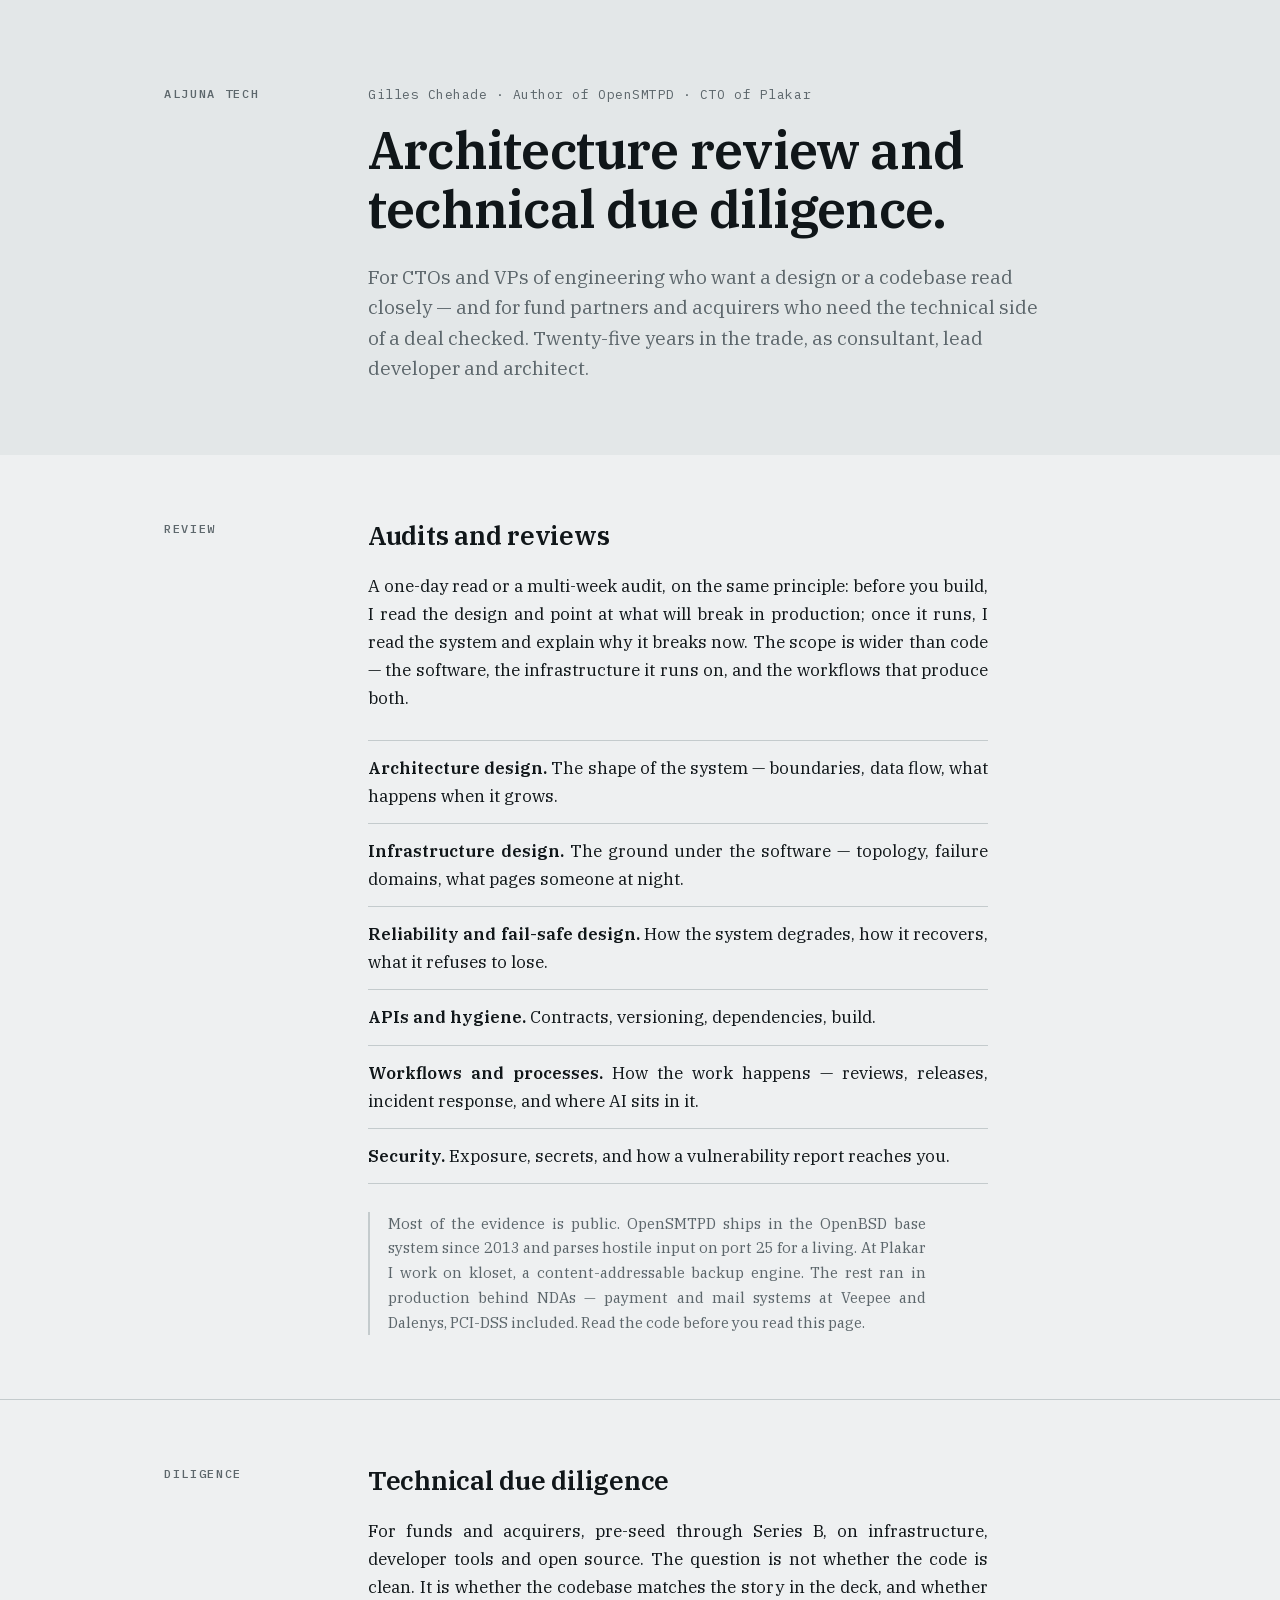
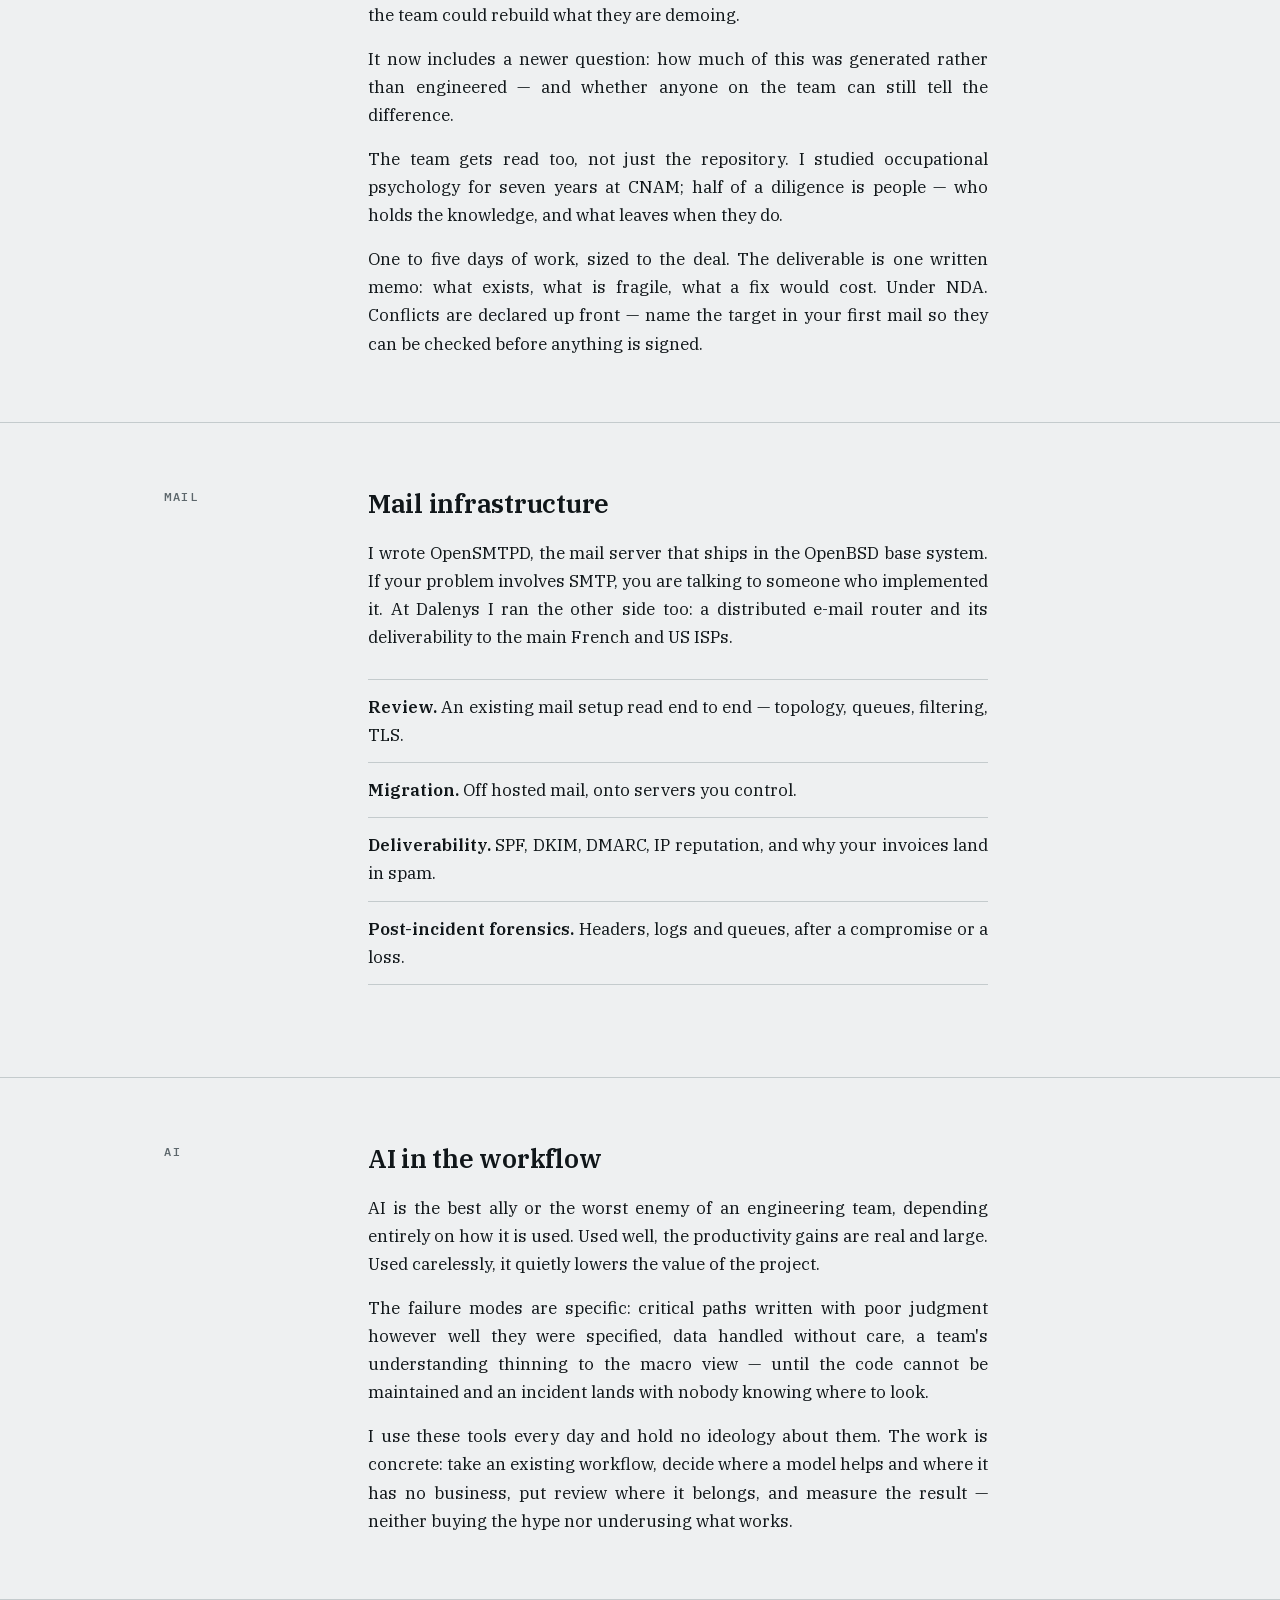
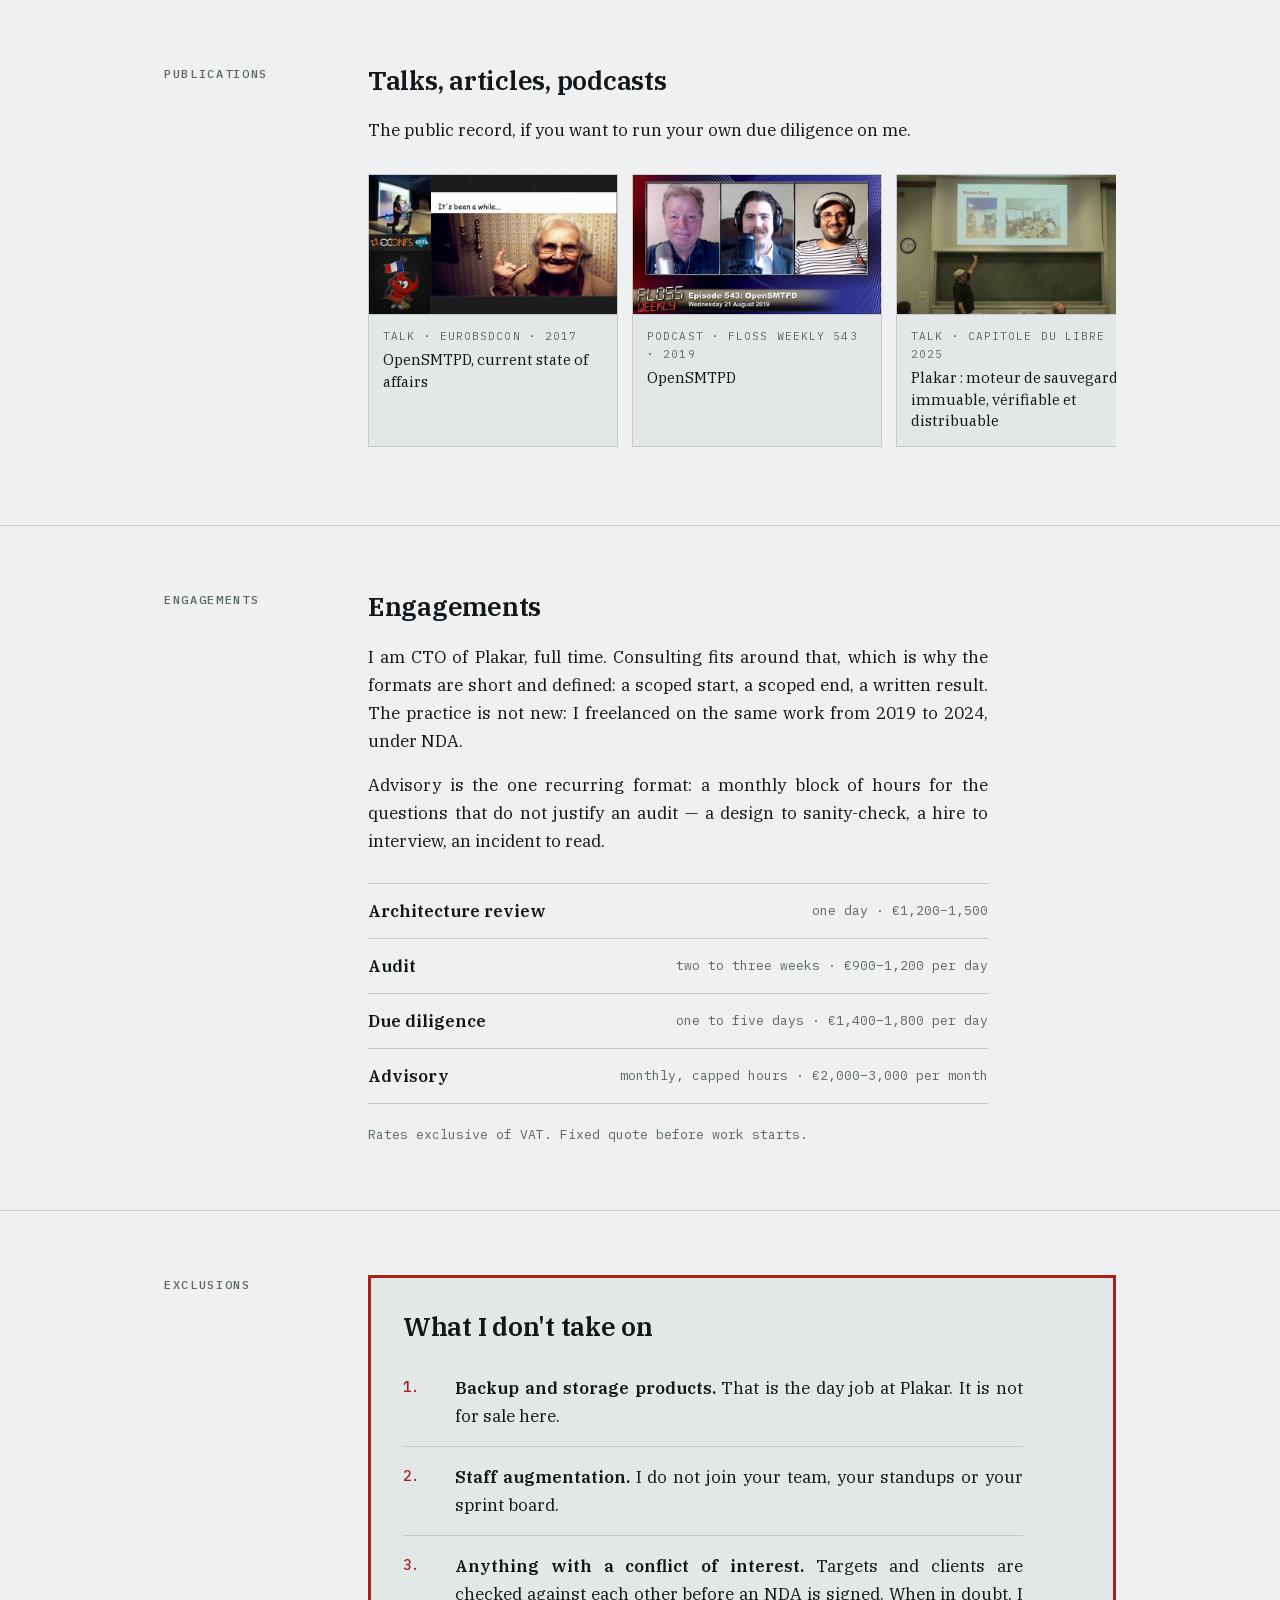
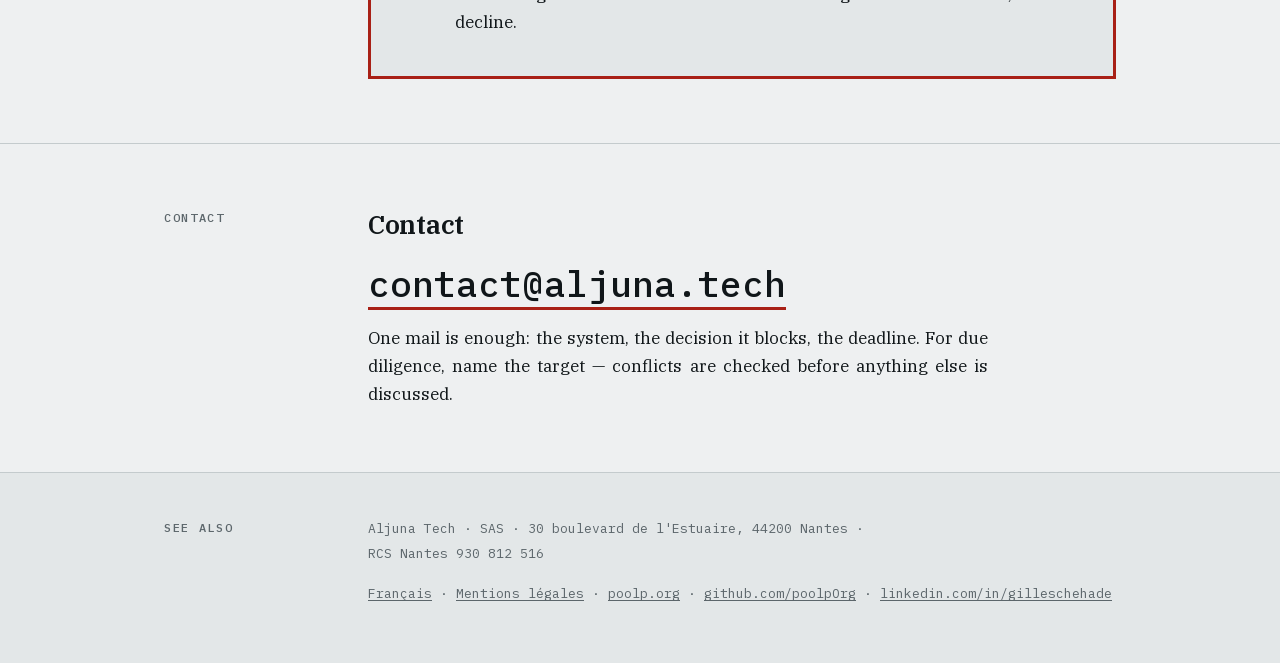
<file: index.html>
<!DOCTYPE html>
<html lang="en">
<head>
  <meta charset="utf-8">
  <meta name="viewport" content="width=device-width, initial-scale=1">
  <title>Aljuna Tech — Architecture review and technical due diligence</title>
  <meta name="description" content="Architecture review, code audits and technical due diligence by Gilles Chehade, author of OpenSMTPD and CTO of Plakar. Aljuna Tech, Nantes.">
  <link rel="canonical" href="https://aljuna.tech/">
  <link rel="alternate" hreflang="en" href="https://aljuna.tech/">
  <link rel="alternate" hreflang="fr" href="https://aljuna.tech/fr.html">
  <link rel="alternate" hreflang="x-default" href="https://aljuna.tech/">
  <link rel="stylesheet" href="style.css">
</head>
<body>
  <a class="skip" href="#main">Skip to content</a>

  <header class="hero">
    <div class="wrap grid">
      <p class="label">Aljuna Tech</p>
      <div class="body">
        <p class="eyebrow rise">Gilles Chehade · Author of OpenSMTPD · CTO of Plakar</p>
        <h1 class="rise rise-2">Architecture review and technical due diligence.</h1>
        <p class="standfirst rise rise-3">For CTOs and VPs of engineering who want a design or a codebase read closely — and for fund partners and acquirers who need the technical side of a deal checked. Twenty-five years in the trade, as consultant, lead developer and architect.</p>
      </div>
    </div>
  </header>

  <main id="main">
    <section class="section" aria-labelledby="review-title">
      <div class="wrap grid">
        <p class="label" aria-hidden="true">Review</p>
        <div class="body">
          <h2 id="review-title">Audits and reviews</h2>
          <p>A one-day read or a multi-week audit, on the same principle: before you build, I read the design and point at what will break in production; once it runs, I read the system and explain why it breaks now. The scope is wider than code — the software, the infrastructure it runs on, and the workflows that produce both.</p>
          <ul class="scope">
            <li><strong>Architecture design.</strong> The shape of the system — boundaries, data flow, what happens when it grows.</li>
            <li><strong>Infrastructure design.</strong> The ground under the software — topology, failure domains, what pages someone at night.</li>
            <li><strong>Reliability and fail-safe design.</strong> How the system degrades, how it recovers, what it refuses to lose.</li>
            <li><strong>APIs and hygiene.</strong> Contracts, versioning, dependencies, build.</li>
            <li><strong>Workflows and processes.</strong> How the work happens — reviews, releases, incident response, and where AI sits in it.</li>
            <li><strong>Security.</strong> Exposure, secrets, and how a vulnerability report reaches you.</li>
          </ul>
          <p class="note">Most of the evidence is public. OpenSMTPD ships in the OpenBSD base system since 2013 and parses hostile input on port 25 for a living. At Plakar I work on kloset, a content-addressable backup engine. The rest ran in production behind NDAs — payment and mail systems at Veepee and Dalenys, PCI-DSS included. Read the code before you read this page.</p>
        </div>
      </div>
    </section>

    <section class="section" aria-labelledby="diligence-title">
      <div class="wrap grid">
        <p class="label" aria-hidden="true">Diligence</p>
        <div class="body">
          <h2 id="diligence-title">Technical due diligence</h2>
          <p>For funds and acquirers, pre-seed through Series B, on infrastructure, developer tools and open source. The question is not whether the code is clean. It is whether the codebase matches the story in the deck, and whether the team could rebuild what they are demoing.</p>
          <p>It now includes a newer question: how much of this was generated rather than engineered — and whether anyone on the team can still tell the difference.</p>
          <p>The team gets read too, not just the repository. I studied occupational psychology for seven years at CNAM; half of a diligence is people — who holds the knowledge, and what leaves when they do.</p>
          <p>One to five days of work, sized to the deal. The deliverable is one written memo: what exists, what is fragile, what a fix would cost. Under NDA. Conflicts are declared up front — name the target in your first mail so they can be checked before anything is signed.</p>
        </div>
      </div>
    </section>

    <section class="section" aria-labelledby="mail-title">
      <div class="wrap grid">
        <p class="label" aria-hidden="true">Mail</p>
        <div class="body">
          <h2 id="mail-title">Mail infrastructure</h2>
          <p>I wrote OpenSMTPD, the mail server that ships in the OpenBSD base system. If your problem involves SMTP, you are talking to someone who implemented it. At Dalenys I ran the other side too: a distributed e-mail router and its deliverability to the main French and US ISPs.</p>
          <ul class="scope">
            <li><strong>Review.</strong> An existing mail setup read end to end — topology, queues, filtering, TLS.</li>
            <li><strong>Migration.</strong> Off hosted mail, onto servers you control.</li>
            <li><strong>Deliverability.</strong> SPF, DKIM, DMARC, IP reputation, and why your invoices land in spam.</li>
            <li><strong>Post-incident forensics.</strong> Headers, logs and queues, after a compromise or a loss.</li>
          </ul>
        </div>
      </div>
    </section>

    <section class="section" aria-labelledby="ai-title">
      <div class="wrap grid">
        <p class="label" aria-hidden="true">AI</p>
        <div class="body">
          <h2 id="ai-title">AI in the workflow</h2>
          <p>AI is the best ally or the worst enemy of an engineering team, depending entirely on how it is used. Used well, the productivity gains are real and large. Used carelessly, it quietly lowers the value of the project.</p>
          <p>The failure modes are specific: critical paths written with poor judgment however well they were specified, data handled without care, a team's understanding thinning to the macro view — until the code cannot be maintained and an incident lands with nobody knowing where to look.</p>
          <p>I use these tools every day and hold no ideology about them. The work is concrete: take an existing workflow, decide where a model helps and where it has no business, put review where it belongs, and measure the result — neither buying the hype nor underusing what works.</p>
        </div>
      </div>
    </section>

    <section class="section" aria-labelledby="pubs-title">
      <div class="wrap grid">
        <p class="label" aria-hidden="true">Publications</p>
        <div class="body">
          <h2 id="pubs-title">Talks, articles, podcasts</h2>
          <p>The public record, if you want to run your own due diligence on me.</p>
          <ul class="carousel">
            <li class="pub">
              <a class="pub-link" href="https://www.youtube.com/watch?v=p0S1bbO-h0k">
                <img class="pub-thumb" src="img/pubs/p0S1bbO-h0k.jpg" alt="" width="640" height="360" loading="lazy">
                <span class="pub-kicker">Talk · EuroBSDCon · 2017</span>
                <span class="pub-title">OpenSMTPD, current state of affairs</span>
              </a>
            </li>
            <li class="pub">
              <a class="pub-link" href="https://www.youtube.com/watch?v=tPjj-RpV3-w">
                <img class="pub-thumb" src="img/pubs/tPjj-RpV3-w.jpg" alt="" width="640" height="360" loading="lazy">
                <span class="pub-kicker">Podcast · FLOSS Weekly 543 · 2019</span>
                <span class="pub-title">OpenSMTPD</span>
              </a>
            </li>
            <li class="pub">
              <a class="pub-link" href="https://www.youtube.com/watch?v=k8_BzwWN-3Y">
                <img class="pub-thumb" src="img/pubs/k8_BzwWN-3Y.jpg" alt="" width="640" height="360" loading="lazy">
                <span class="pub-kicker">Talk · Capitole du Libre · 2025</span>
                <span class="pub-title" lang="fr">Plakar : moteur de sauvegarde immuable, vérifiable et distribuable</span>
              </a>
            </li>
            <li class="pub">
              <a class="pub-link" href="https://www.youtube.com/watch?v=hIRrcLmSsPY">
                <img class="pub-thumb" src="img/pubs/hIRrcLmSsPY.jpg" alt="" width="640" height="360" loading="lazy">
                <span class="pub-kicker">Talk · Golang Nantes · 2026</span>
                <span class="pub-title">Content-defined chunking — lightning talk</span>
              </a>
            </li>
            <li class="pub">
              <a class="pub-link" href="https://www.youtube.com/watch?v=iIDqvY7-x80">
                <img class="pub-thumb" src="img/pubs/iIDqvY7-x80.jpg" alt="" width="640" height="360" loading="lazy">
                <span class="pub-kicker">Talk · Cloud Native Days France · 2026</span>
                <span class="pub-title" lang="fr">La résilience Cloud Native avec la solution open source Plakar</span>
              </a>
            </li>
            <li class="pub">
              <a class="pub-link" href="https://www.youtube.com/watch?v=OPRK5osKQHI">
                <img class="pub-thumb" src="img/pubs/OPRK5osKQHI.jpg" alt="" width="640" height="360" loading="lazy">
                <span class="pub-kicker">Podcast · Bret Fisher · 2026</span>
                <span class="pub-title">Backup S3, Google Drive, iCloud, Notion with Plakar</span>
              </a>
            </li>
            <li class="pub">
              <a class="pub-link" href="https://www.youtube.com/watch?v=Unp40gp3WRs">
                <img class="pub-thumb" src="img/pubs/Unp40gp3WRs.jpg" alt="" width="640" height="360" loading="lazy">
                <span class="pub-kicker">Podcast · À la french · 2026</span>
                <span class="pub-title" lang="fr">Ils ont effacé la prod ! Histoires vécues de backup, rançons et clouds défaillants</span>
              </a>
            </li>
            <li class="pub">
              <a class="pub-link" href="https://www.youtube.com/watch?v=odFMnHACHBI">
                <img class="pub-thumb" src="img/pubs/odFMnHACHBI.jpg" alt="" width="640" height="360" loading="lazy">
                <span class="pub-kicker">Podcast · Certo Modo</span>
                <span class="pub-title">Reliability Rebels — episode 15</span>
              </a>
            </li>
            <li class="pub">
              <a class="pub-link" href="https://poolp.org/posts/2026-08-13/preventive-software-maintenance/">
                <img class="pub-thumb" src="img/pubs/poolp-preventive.jpg" alt="" width="640" height="360" loading="lazy">
                <span class="pub-kicker">Article · poolp.org · 2026</span>
                <span class="pub-title">Preventive software maintenance</span>
              </a>
            </li>
            <li class="pub">
              <a class="pub-link" href="https://connect.ed-diamond.com/misc/misc-135/openbsd-reduire-la-surface-d-attaque-avec-pledge2">
                <img class="pub-thumb" src="img/pubs/misc-135.jpg" alt="" width="640" height="360" loading="lazy">
                <span class="pub-kicker">Print · MISC magazine</span>
                <span class="pub-title" lang="fr">Réduire la surface d'attaque avec pledge(2)</span>
              </a>
            </li>
            <li class="pub">
              <a class="pub-link" href="https://connect.ed-diamond.com/misc/misc-137/securiser-les-cles-privees-avec-la-separation-de-privileges-cryptographiques">
                <img class="pub-thumb" src="img/pubs/misc-137.jpg" alt="" width="640" height="360" loading="lazy">
                <span class="pub-kicker">Print · MISC magazine</span>
                <span class="pub-title" lang="fr">Sécuriser les clés privées avec la séparation de privilèges cryptographiques</span>
              </a>
            </li>
            <li class="pub">
              <a class="pub-link" href="https://connect.ed-diamond.com/misc/misc-145/openbsd-devoiler-son-systeme-de-fichiers-avec-unveil2">
                <img class="pub-thumb" src="img/pubs/misc-145.jpg" alt="" width="640" height="360" loading="lazy">
                <span class="pub-kicker">Print · MISC magazine</span>
                <span class="pub-title" lang="fr">Dévoiler son système de fichiers avec unveil(2)</span>
              </a>
            </li>
          </ul>
        </div>
      </div>
    </section>

    <section class="section" aria-labelledby="engagements-title">
      <div class="wrap grid">
        <p class="label" aria-hidden="true">Engagements</p>
        <div class="body">
          <h2 id="engagements-title">Engagements</h2>
          <p>I am CTO of Plakar, full time. Consulting fits around that, which is why the formats are short and defined: a scoped start, a scoped end, a written result. The practice is not new: I freelanced on the same work from 2019 to 2024, under NDA.</p>
          <p>Advisory is the one recurring format: a monthly block of hours for the questions that do not justify an audit — a design to sanity-check, a hire to interview, an incident to read.</p>
          <ul class="formats">
            <li class="format"><span class="format-name">Architecture review</span> <span class="format-time">one day · €1,200–1,500</span></li>
            <li class="format"><span class="format-name">Audit</span> <span class="format-time">two to three weeks · €900–1,200 per day</span></li>
            <li class="format"><span class="format-name">Due diligence</span> <span class="format-time">one to five days · €1,400–1,800 per day</span></li>
            <li class="format"><span class="format-name">Advisory</span> <span class="format-time">monthly, capped hours · €2,000–3,000 per month</span></li>
          </ul>
          <p class="rates">Rates exclusive of VAT. Fixed quote before work starts.</p>
        </div>
      </div>
    </section>

    <section class="section" aria-labelledby="exclusions-title">
      <div class="wrap grid">
        <p class="label" aria-hidden="true">Exclusions</p>
        <div class="body">
          <div class="exclusions">
            <h2 id="exclusions-title">What I don't take on</h2>
            <ol>
              <li><strong>Backup and storage products.</strong> That is the day job at Plakar. It is not for sale here.</li>
              <li><strong>Staff augmentation.</strong> I do not join your team, your standups or your sprint board.</li>
              <li><strong>Anything with a conflict of interest.</strong> Targets and clients are checked against each other before an NDA is signed. When in doubt, I decline.</li>
            </ol>
          </div>
        </div>
      </div>
    </section>

    <section class="section" aria-labelledby="contact-title">
      <div class="wrap grid">
        <p class="label" aria-hidden="true">Contact</p>
        <div class="body">
          <h2 id="contact-title">Contact</h2>
          <p class="contact-p"><a class="contact-email" href="mailto:contact@aljuna.tech">contact@aljuna.tech</a></p>
          <p>One mail is enough: the system, the decision it blocks, the deadline. For due diligence, name the target — conflicts are checked before anything else is discussed.</p>
        </div>
      </div>
    </section>
  </main>

  <footer>
    <div class="wrap grid">
      <p class="label">See also</p>
      <div class="body">
        <p class="footer-id">Aljuna Tech · SAS · 30 boulevard de l'Estuaire, 44200 Nantes · RCS Nantes 930 812 516</p>
        <ul class="footer-links">
          <li><a href="fr.html" lang="fr" hreflang="fr">Français</a></li>
          <li><a href="legal.html" lang="fr">Mentions légales</a></li>
          <li><a href="https://poolp.org">poolp.org</a></li>
          <li><a href="https://github.com/poolpOrg">github.com/poolpOrg</a></li>
          <li><a href="https://www.linkedin.com/in/gilleschehade">linkedin.com/in/gilleschehade</a></li>
        </ul>
      </div>
    </div>
  </footer>
</body>
</html>
</file>
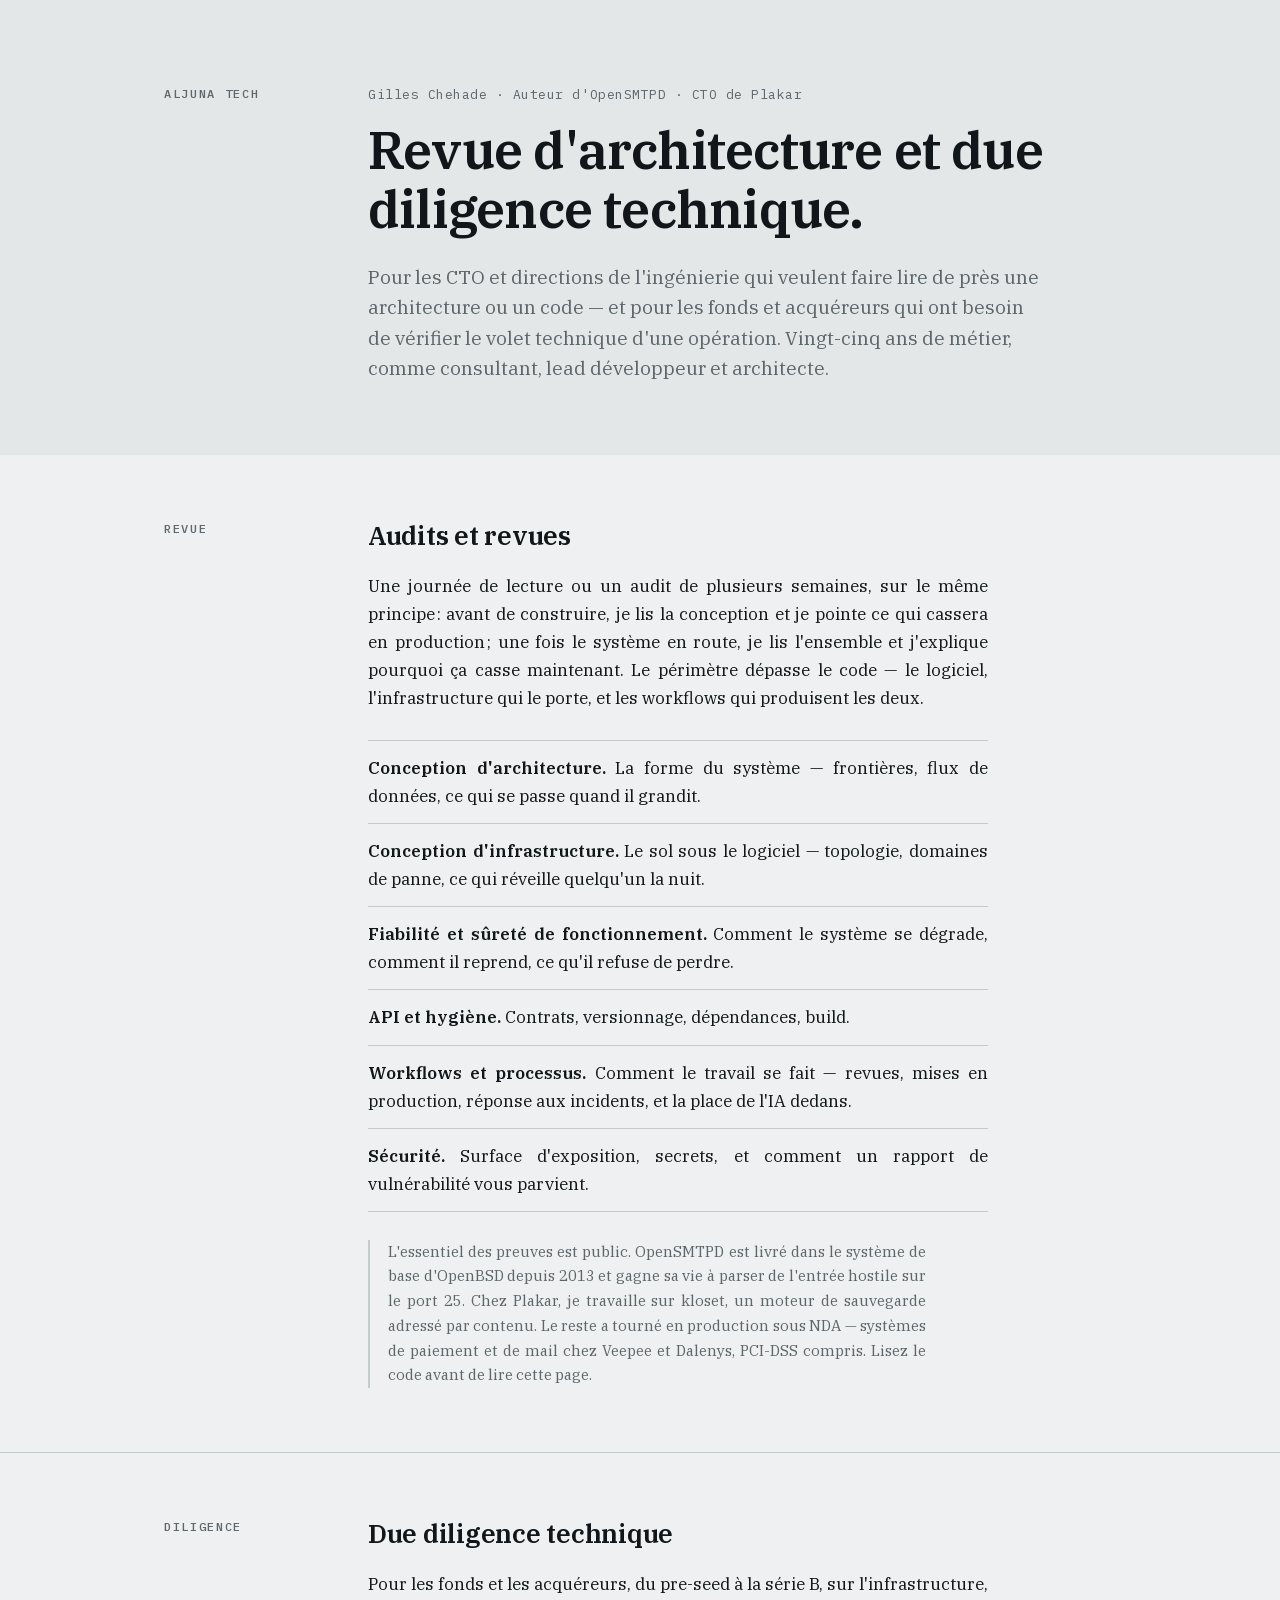
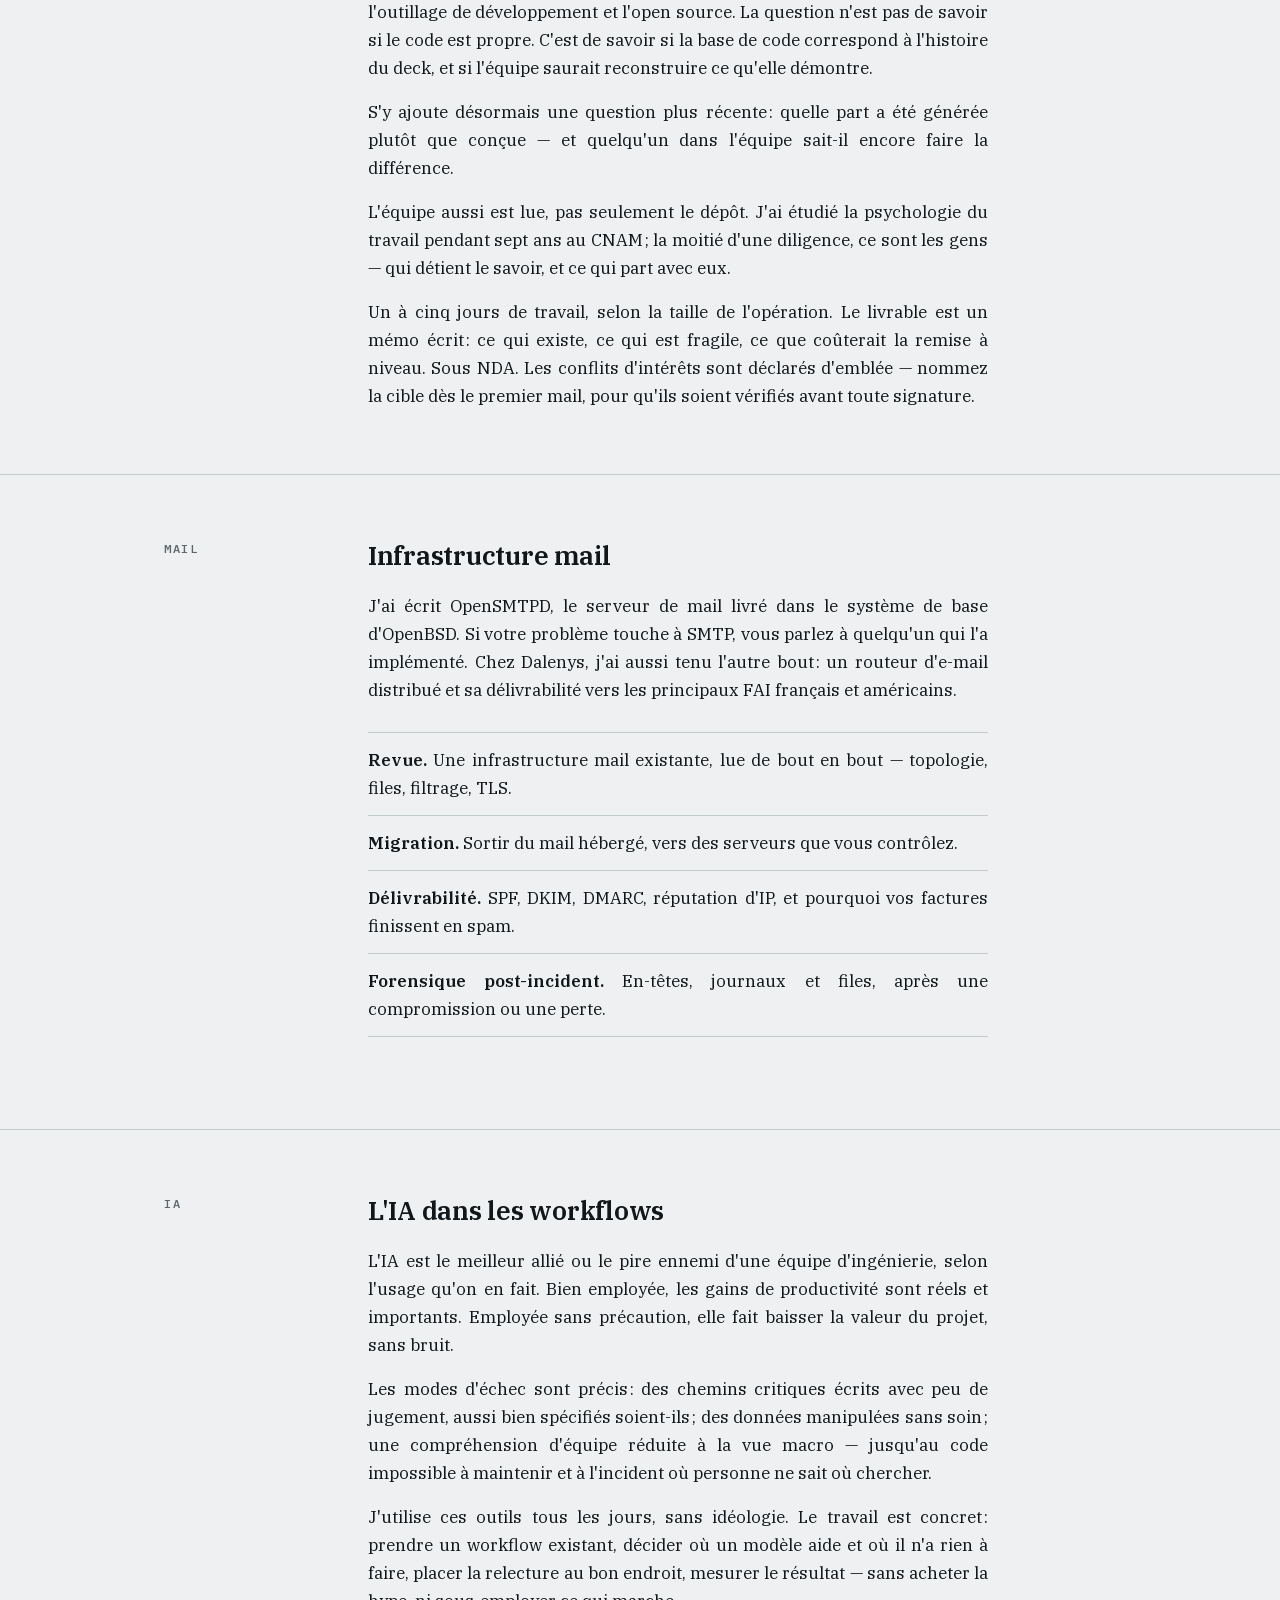
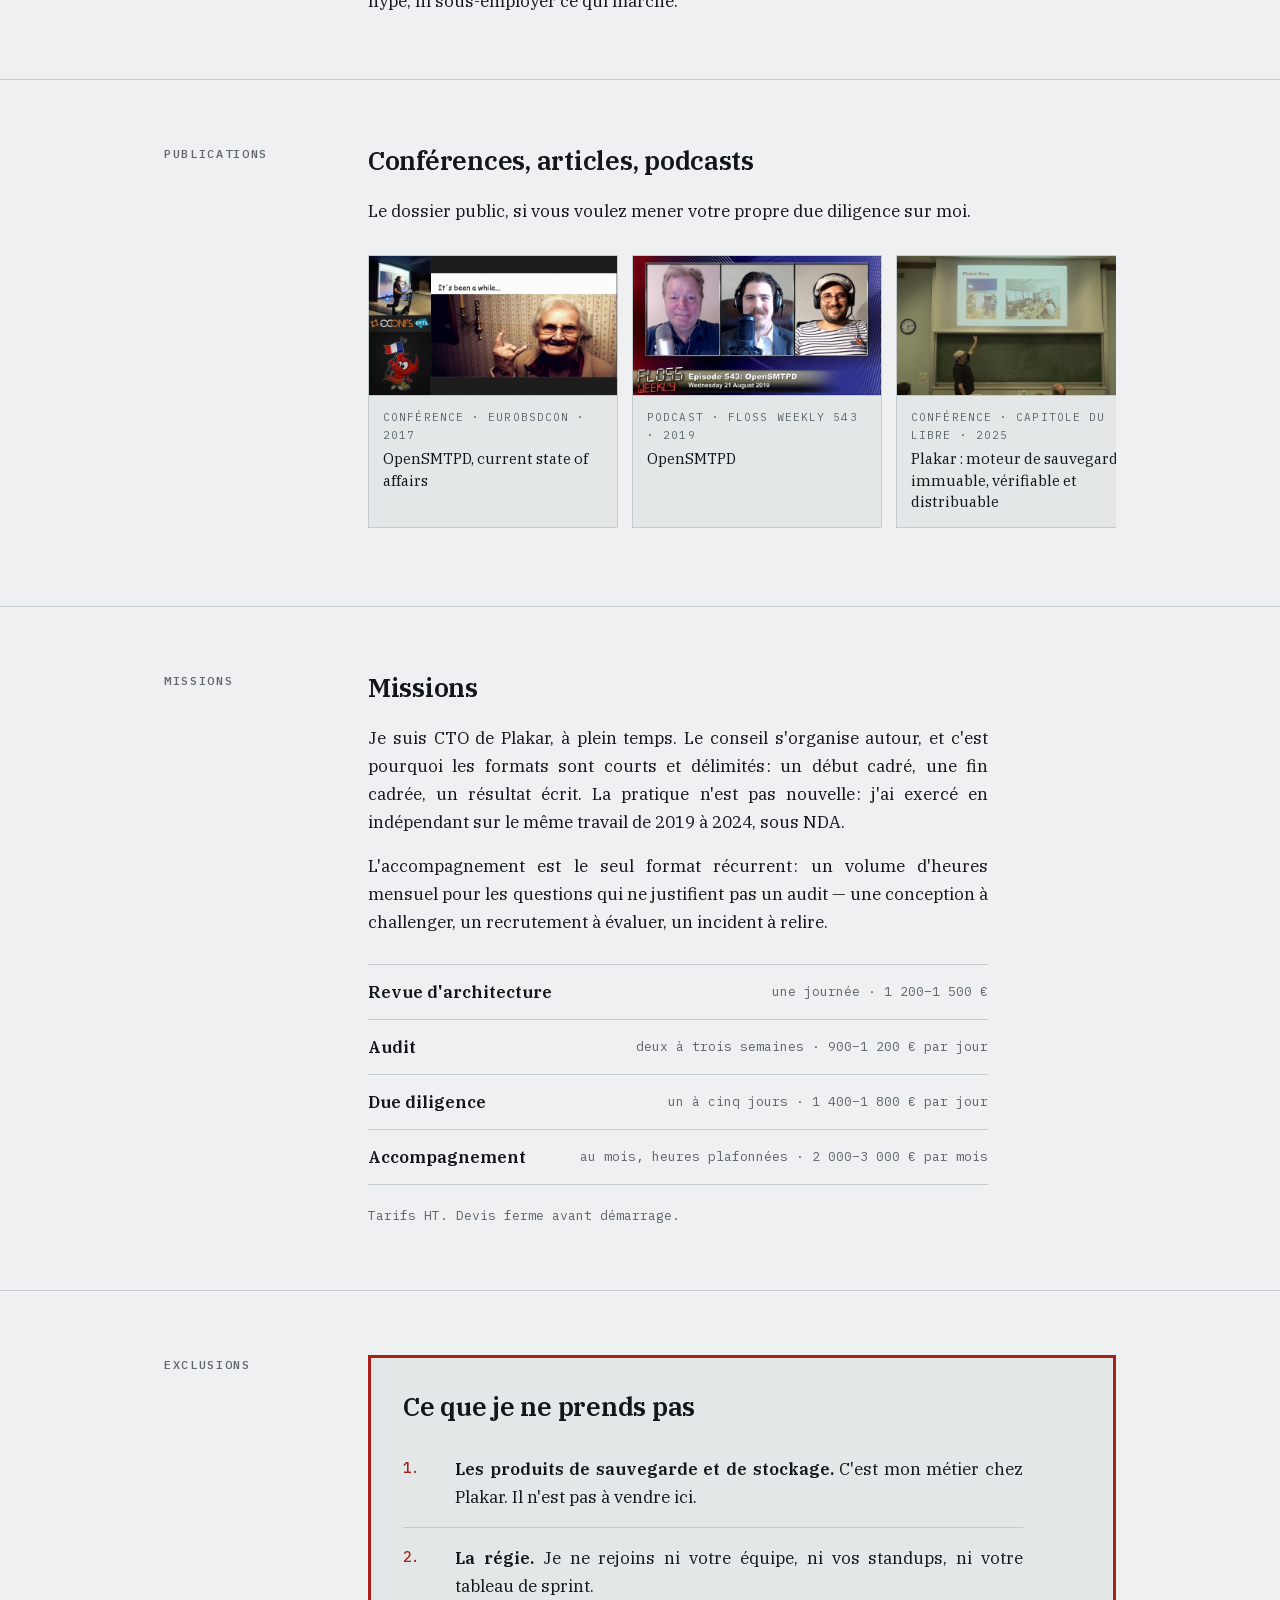
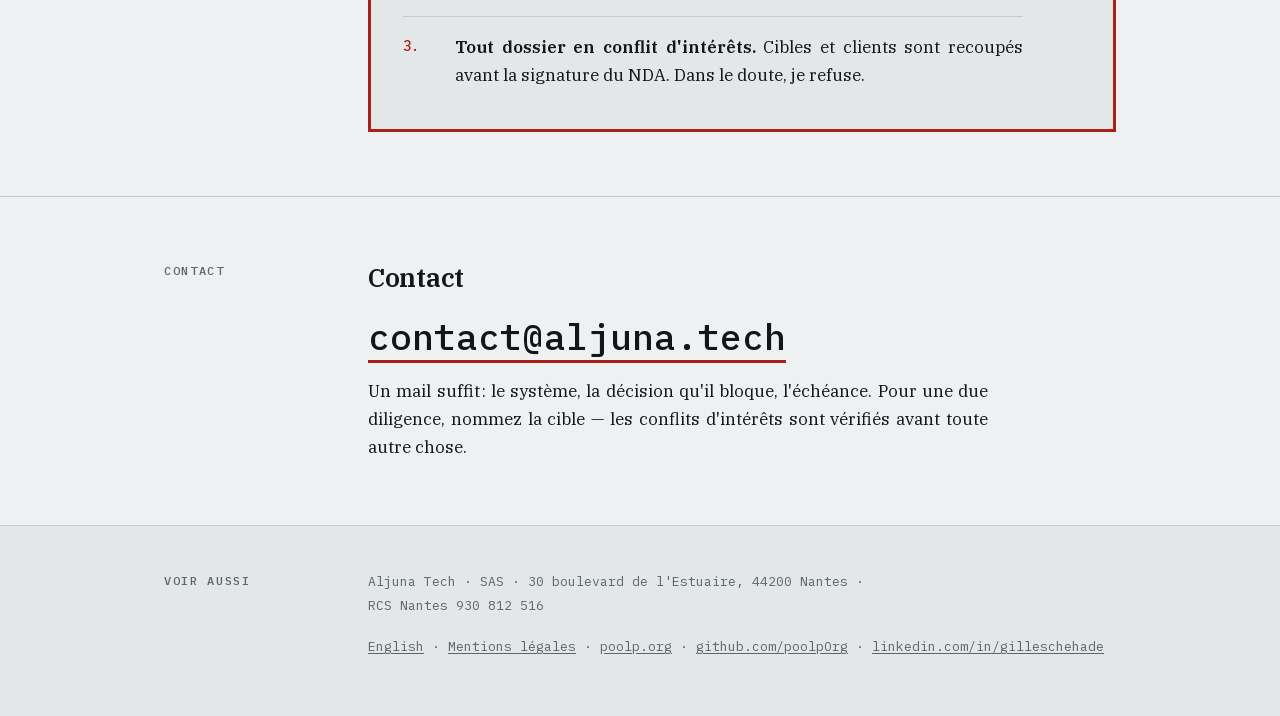
<file: fr.html>
<!DOCTYPE html>
<html lang="fr">
<head>
  <meta charset="utf-8">
  <meta name="viewport" content="width=device-width, initial-scale=1">
  <title>Aljuna Tech — Revue d'architecture et due diligence technique</title>
  <meta name="description" content="Revue d'architecture, audit de code et due diligence technique par Gilles Chehade, auteur d'OpenSMTPD et CTO de Plakar. Aljuna Tech, Nantes.">
  <link rel="canonical" href="https://aljuna.tech/fr.html">
  <link rel="alternate" hreflang="en" href="https://aljuna.tech/">
  <link rel="alternate" hreflang="fr" href="https://aljuna.tech/fr.html">
  <link rel="alternate" hreflang="x-default" href="https://aljuna.tech/">
  <link rel="stylesheet" href="style.css">
</head>
<body>
  <a class="skip" href="#main">Aller au contenu</a>

  <header class="hero">
    <div class="wrap grid">
      <p class="label">Aljuna Tech</p>
      <div class="body">
        <p class="eyebrow rise">Gilles Chehade · Auteur d'OpenSMTPD · CTO de Plakar</p>
        <h1 class="rise rise-2">Revue d'architecture et due diligence technique.</h1>
        <p class="standfirst rise rise-3">Pour les CTO et directions de l'ingénierie qui veulent faire lire de près une architecture ou un code — et pour les fonds et acquéreurs qui ont besoin de vérifier le volet technique d'une opération. Vingt-cinq ans de métier, comme consultant, lead développeur et architecte.</p>
      </div>
    </div>
  </header>

  <main id="main">
    <section class="section" aria-labelledby="review-title">
      <div class="wrap grid">
        <p class="label" aria-hidden="true">Revue</p>
        <div class="body">
          <h2 id="review-title">Audits et revues</h2>
          <p>Une journée de lecture ou un audit de plusieurs semaines, sur le même principe : avant de construire, je lis la conception et je pointe ce qui cassera en production ; une fois le système en route, je lis l'ensemble et j'explique pourquoi ça casse maintenant. Le périmètre dépasse le code — le logiciel, l'infrastructure qui le porte, et les workflows qui produisent les deux.</p>
          <ul class="scope">
            <li><strong>Conception d'architecture.</strong> La forme du système — frontières, flux de données, ce qui se passe quand il grandit.</li>
            <li><strong>Conception d'infrastructure.</strong> Le sol sous le logiciel — topologie, domaines de panne, ce qui réveille quelqu'un la nuit.</li>
            <li><strong>Fiabilité et sûreté de fonctionnement.</strong> Comment le système se dégrade, comment il reprend, ce qu'il refuse de perdre.</li>
            <li><strong>API et hygiène.</strong> Contrats, versionnage, dépendances, build.</li>
            <li><strong>Workflows et processus.</strong> Comment le travail se fait — revues, mises en production, réponse aux incidents, et la place de l'IA dedans.</li>
            <li><strong>Sécurité.</strong> Surface d'exposition, secrets, et comment un rapport de vulnérabilité vous parvient.</li>
          </ul>
          <p class="note">L'essentiel des preuves est public. OpenSMTPD est livré dans le système de base d'OpenBSD depuis 2013 et gagne sa vie à parser de l'entrée hostile sur le port 25. Chez Plakar, je travaille sur kloset, un moteur de sauvegarde adressé par contenu. Le reste a tourné en production sous NDA — systèmes de paiement et de mail chez Veepee et Dalenys, PCI-DSS compris. Lisez le code avant de lire cette page.</p>
        </div>
      </div>
    </section>

    <section class="section" aria-labelledby="diligence-title">
      <div class="wrap grid">
        <p class="label" aria-hidden="true">Diligence</p>
        <div class="body">
          <h2 id="diligence-title">Due diligence technique</h2>
          <p>Pour les fonds et les acquéreurs, du pre-seed à la série B, sur l'infrastructure, l'outillage de développement et l'open source. La question n'est pas de savoir si le code est propre. C'est de savoir si la base de code correspond à l'histoire du deck, et si l'équipe saurait reconstruire ce qu'elle démontre.</p>
          <p>S'y ajoute désormais une question plus récente : quelle part a été générée plutôt que conçue — et quelqu'un dans l'équipe sait-il encore faire la différence.</p>
          <p>L'équipe aussi est lue, pas seulement le dépôt. J'ai étudié la psychologie du travail pendant sept ans au CNAM ; la moitié d'une diligence, ce sont les gens — qui détient le savoir, et ce qui part avec eux.</p>
          <p>Un à cinq jours de travail, selon la taille de l'opération. Le livrable est un mémo écrit : ce qui existe, ce qui est fragile, ce que coûterait la remise à niveau. Sous NDA. Les conflits d'intérêts sont déclarés d'emblée — nommez la cible dès le premier mail, pour qu'ils soient vérifiés avant toute signature.</p>
        </div>
      </div>
    </section>

    <section class="section" aria-labelledby="mail-title">
      <div class="wrap grid">
        <p class="label" aria-hidden="true">Mail</p>
        <div class="body">
          <h2 id="mail-title">Infrastructure mail</h2>
          <p>J'ai écrit OpenSMTPD, le serveur de mail livré dans le système de base d'OpenBSD. Si votre problème touche à SMTP, vous parlez à quelqu'un qui l'a implémenté. Chez Dalenys, j'ai aussi tenu l'autre bout : un routeur d'e-mail distribué et sa délivrabilité vers les principaux FAI français et américains.</p>
          <ul class="scope">
            <li><strong>Revue.</strong> Une infrastructure mail existante, lue de bout en bout — topologie, files, filtrage, TLS.</li>
            <li><strong>Migration.</strong> Sortir du mail hébergé, vers des serveurs que vous contrôlez.</li>
            <li><strong>Délivrabilité.</strong> SPF, DKIM, DMARC, réputation d'IP, et pourquoi vos factures finissent en spam.</li>
            <li><strong>Forensique post-incident.</strong> En-têtes, journaux et files, après une compromission ou une perte.</li>
          </ul>
        </div>
      </div>
    </section>

    <section class="section" aria-labelledby="ai-title">
      <div class="wrap grid">
        <p class="label" aria-hidden="true">IA</p>
        <div class="body">
          <h2 id="ai-title">L'IA dans les workflows</h2>
          <p>L'IA est le meilleur allié ou le pire ennemi d'une équipe d'ingénierie, selon l'usage qu'on en fait. Bien employée, les gains de productivité sont réels et importants. Employée sans précaution, elle fait baisser la valeur du projet, sans bruit.</p>
          <p>Les modes d'échec sont précis : des chemins critiques écrits avec peu de jugement, aussi bien spécifiés soient-ils ; des données manipulées sans soin ; une compréhension d'équipe réduite à la vue macro — jusqu'au code impossible à maintenir et à l'incident où personne ne sait où chercher.</p>
          <p>J'utilise ces outils tous les jours, sans idéologie. Le travail est concret : prendre un workflow existant, décider où un modèle aide et où il n'a rien à faire, placer la relecture au bon endroit, mesurer le résultat — sans acheter la hype, ni sous-employer ce qui marche.</p>
        </div>
      </div>
    </section>

    <section class="section" aria-labelledby="pubs-title">
      <div class="wrap grid">
        <p class="label" aria-hidden="true">Publications</p>
        <div class="body">
          <h2 id="pubs-title">Conférences, articles, podcasts</h2>
          <p>Le dossier public, si vous voulez mener votre propre due diligence sur moi.</p>
          <ul class="carousel">
            <li class="pub">
              <a class="pub-link" href="https://www.youtube.com/watch?v=p0S1bbO-h0k">
                <img class="pub-thumb" src="img/pubs/p0S1bbO-h0k.jpg" alt="" width="640" height="360" loading="lazy">
                <span class="pub-kicker">Conférence · EuroBSDCon · 2017</span>
                <span class="pub-title" lang="en">OpenSMTPD, current state of affairs</span>
              </a>
            </li>
            <li class="pub">
              <a class="pub-link" href="https://www.youtube.com/watch?v=tPjj-RpV3-w">
                <img class="pub-thumb" src="img/pubs/tPjj-RpV3-w.jpg" alt="" width="640" height="360" loading="lazy">
                <span class="pub-kicker">Podcast · FLOSS Weekly 543 · 2019</span>
                <span class="pub-title">OpenSMTPD</span>
              </a>
            </li>
            <li class="pub">
              <a class="pub-link" href="https://www.youtube.com/watch?v=k8_BzwWN-3Y">
                <img class="pub-thumb" src="img/pubs/k8_BzwWN-3Y.jpg" alt="" width="640" height="360" loading="lazy">
                <span class="pub-kicker">Conférence · Capitole du Libre · 2025</span>
                <span class="pub-title">Plakar : moteur de sauvegarde immuable, vérifiable et distribuable</span>
              </a>
            </li>
            <li class="pub">
              <a class="pub-link" href="https://www.youtube.com/watch?v=hIRrcLmSsPY">
                <img class="pub-thumb" src="img/pubs/hIRrcLmSsPY.jpg" alt="" width="640" height="360" loading="lazy">
                <span class="pub-kicker">Conférence · Golang Nantes · 2026</span>
                <span class="pub-title" lang="en">Content-defined chunking — lightning talk</span>
              </a>
            </li>
            <li class="pub">
              <a class="pub-link" href="https://www.youtube.com/watch?v=iIDqvY7-x80">
                <img class="pub-thumb" src="img/pubs/iIDqvY7-x80.jpg" alt="" width="640" height="360" loading="lazy">
                <span class="pub-kicker">Conférence · Cloud Native Days France · 2026</span>
                <span class="pub-title">La résilience Cloud Native avec la solution open source Plakar</span>
              </a>
            </li>
            <li class="pub">
              <a class="pub-link" href="https://www.youtube.com/watch?v=OPRK5osKQHI">
                <img class="pub-thumb" src="img/pubs/OPRK5osKQHI.jpg" alt="" width="640" height="360" loading="lazy">
                <span class="pub-kicker">Podcast · Bret Fisher · 2026</span>
                <span class="pub-title" lang="en">Backup S3, Google Drive, iCloud, Notion with Plakar</span>
              </a>
            </li>
            <li class="pub">
              <a class="pub-link" href="https://www.youtube.com/watch?v=Unp40gp3WRs">
                <img class="pub-thumb" src="img/pubs/Unp40gp3WRs.jpg" alt="" width="640" height="360" loading="lazy">
                <span class="pub-kicker">Podcast · À la french · 2026</span>
                <span class="pub-title">Ils ont effacé la prod ! Histoires vécues de backup, rançons et clouds défaillants</span>
              </a>
            </li>
            <li class="pub">
              <a class="pub-link" href="https://www.youtube.com/watch?v=odFMnHACHBI">
                <img class="pub-thumb" src="img/pubs/odFMnHACHBI.jpg" alt="" width="640" height="360" loading="lazy">
                <span class="pub-kicker">Podcast · Certo Modo</span>
                <span class="pub-title" lang="en">Reliability Rebels — episode 15</span>
              </a>
            </li>
            <li class="pub">
              <a class="pub-link" href="https://poolp.org/posts/2026-08-13/preventive-software-maintenance/">
                <img class="pub-thumb" src="img/pubs/poolp-preventive.jpg" alt="" width="640" height="360" loading="lazy">
                <span class="pub-kicker">Article · poolp.org · 2026</span>
                <span class="pub-title" lang="en">Preventive software maintenance</span>
              </a>
            </li>
            <li class="pub">
              <a class="pub-link" href="https://connect.ed-diamond.com/misc/misc-135/openbsd-reduire-la-surface-d-attaque-avec-pledge2">
                <img class="pub-thumb" src="img/pubs/misc-135.jpg" alt="" width="640" height="360" loading="lazy">
                <span class="pub-kicker">Presse · MISC magazine</span>
                <span class="pub-title">Réduire la surface d'attaque avec pledge(2)</span>
              </a>
            </li>
            <li class="pub">
              <a class="pub-link" href="https://connect.ed-diamond.com/misc/misc-137/securiser-les-cles-privees-avec-la-separation-de-privileges-cryptographiques">
                <img class="pub-thumb" src="img/pubs/misc-137.jpg" alt="" width="640" height="360" loading="lazy">
                <span class="pub-kicker">Presse · MISC magazine</span>
                <span class="pub-title">Sécuriser les clés privées avec la séparation de privilèges cryptographiques</span>
              </a>
            </li>
            <li class="pub">
              <a class="pub-link" href="https://connect.ed-diamond.com/misc/misc-145/openbsd-devoiler-son-systeme-de-fichiers-avec-unveil2">
                <img class="pub-thumb" src="img/pubs/misc-145.jpg" alt="" width="640" height="360" loading="lazy">
                <span class="pub-kicker">Presse · MISC magazine</span>
                <span class="pub-title">Dévoiler son système de fichiers avec unveil(2)</span>
              </a>
            </li>
          </ul>
        </div>
      </div>
    </section>

    <section class="section" aria-labelledby="engagements-title">
      <div class="wrap grid">
        <p class="label" aria-hidden="true">Missions</p>
        <div class="body">
          <h2 id="engagements-title">Missions</h2>
          <p>Je suis CTO de Plakar, à plein temps. Le conseil s'organise autour, et c'est pourquoi les formats sont courts et délimités : un début cadré, une fin cadrée, un résultat écrit. La pratique n'est pas nouvelle : j'ai exercé en indépendant sur le même travail de 2019 à 2024, sous NDA.</p>
          <p>L'accompagnement est le seul format récurrent : un volume d'heures mensuel pour les questions qui ne justifient pas un audit — une conception à challenger, un recrutement à évaluer, un incident à relire.</p>
          <ul class="formats">
            <li class="format"><span class="format-name">Revue d'architecture</span> <span class="format-time">une journée · 1 200–1 500 €</span></li>
            <li class="format"><span class="format-name">Audit</span> <span class="format-time">deux à trois semaines · 900–1 200 € par jour</span></li>
            <li class="format"><span class="format-name">Due diligence</span> <span class="format-time">un à cinq jours · 1 400–1 800 € par jour</span></li>
            <li class="format"><span class="format-name">Accompagnement</span> <span class="format-time">au mois, heures plafonnées · 2 000–3 000 € par mois</span></li>
          </ul>
          <p class="rates">Tarifs HT. Devis ferme avant démarrage.</p>
        </div>
      </div>
    </section>

    <section class="section" aria-labelledby="exclusions-title">
      <div class="wrap grid">
        <p class="label" aria-hidden="true">Exclusions</p>
        <div class="body">
          <div class="exclusions">
            <h2 id="exclusions-title">Ce que je ne prends pas</h2>
            <ol>
              <li><strong>Les produits de sauvegarde et de stockage.</strong> C'est mon métier chez Plakar. Il n'est pas à vendre ici.</li>
              <li><strong>La régie.</strong> Je ne rejoins ni votre équipe, ni vos standups, ni votre tableau de sprint.</li>
              <li><strong>Tout dossier en conflit d'intérêts.</strong> Cibles et clients sont recoupés avant la signature du NDA. Dans le doute, je refuse.</li>
            </ol>
          </div>
        </div>
      </div>
    </section>

    <section class="section" aria-labelledby="contact-title">
      <div class="wrap grid">
        <p class="label" aria-hidden="true">Contact</p>
        <div class="body">
          <h2 id="contact-title">Contact</h2>
          <p class="contact-p"><a class="contact-email" href="mailto:contact@aljuna.tech">contact@aljuna.tech</a></p>
          <p>Un mail suffit : le système, la décision qu'il bloque, l'échéance. Pour une due diligence, nommez la cible — les conflits d'intérêts sont vérifiés avant toute autre chose.</p>
        </div>
      </div>
    </section>
  </main>

  <footer>
    <div class="wrap grid">
      <p class="label">Voir aussi</p>
      <div class="body">
        <p class="footer-id">Aljuna Tech · SAS · 30 boulevard de l'Estuaire, 44200 Nantes · RCS Nantes 930 812 516</p>
        <ul class="footer-links">
          <li><a href="index.html" lang="en" hreflang="en">English</a></li>
          <li><a href="legal.html">Mentions légales</a></li>
          <li><a href="https://poolp.org">poolp.org</a></li>
          <li><a href="https://github.com/poolpOrg">github.com/poolpOrg</a></li>
          <li><a href="https://www.linkedin.com/in/gilleschehade">linkedin.com/in/gilleschehade</a></li>
        </ul>
      </div>
    </div>
  </footer>
</body>
</html>
</file>
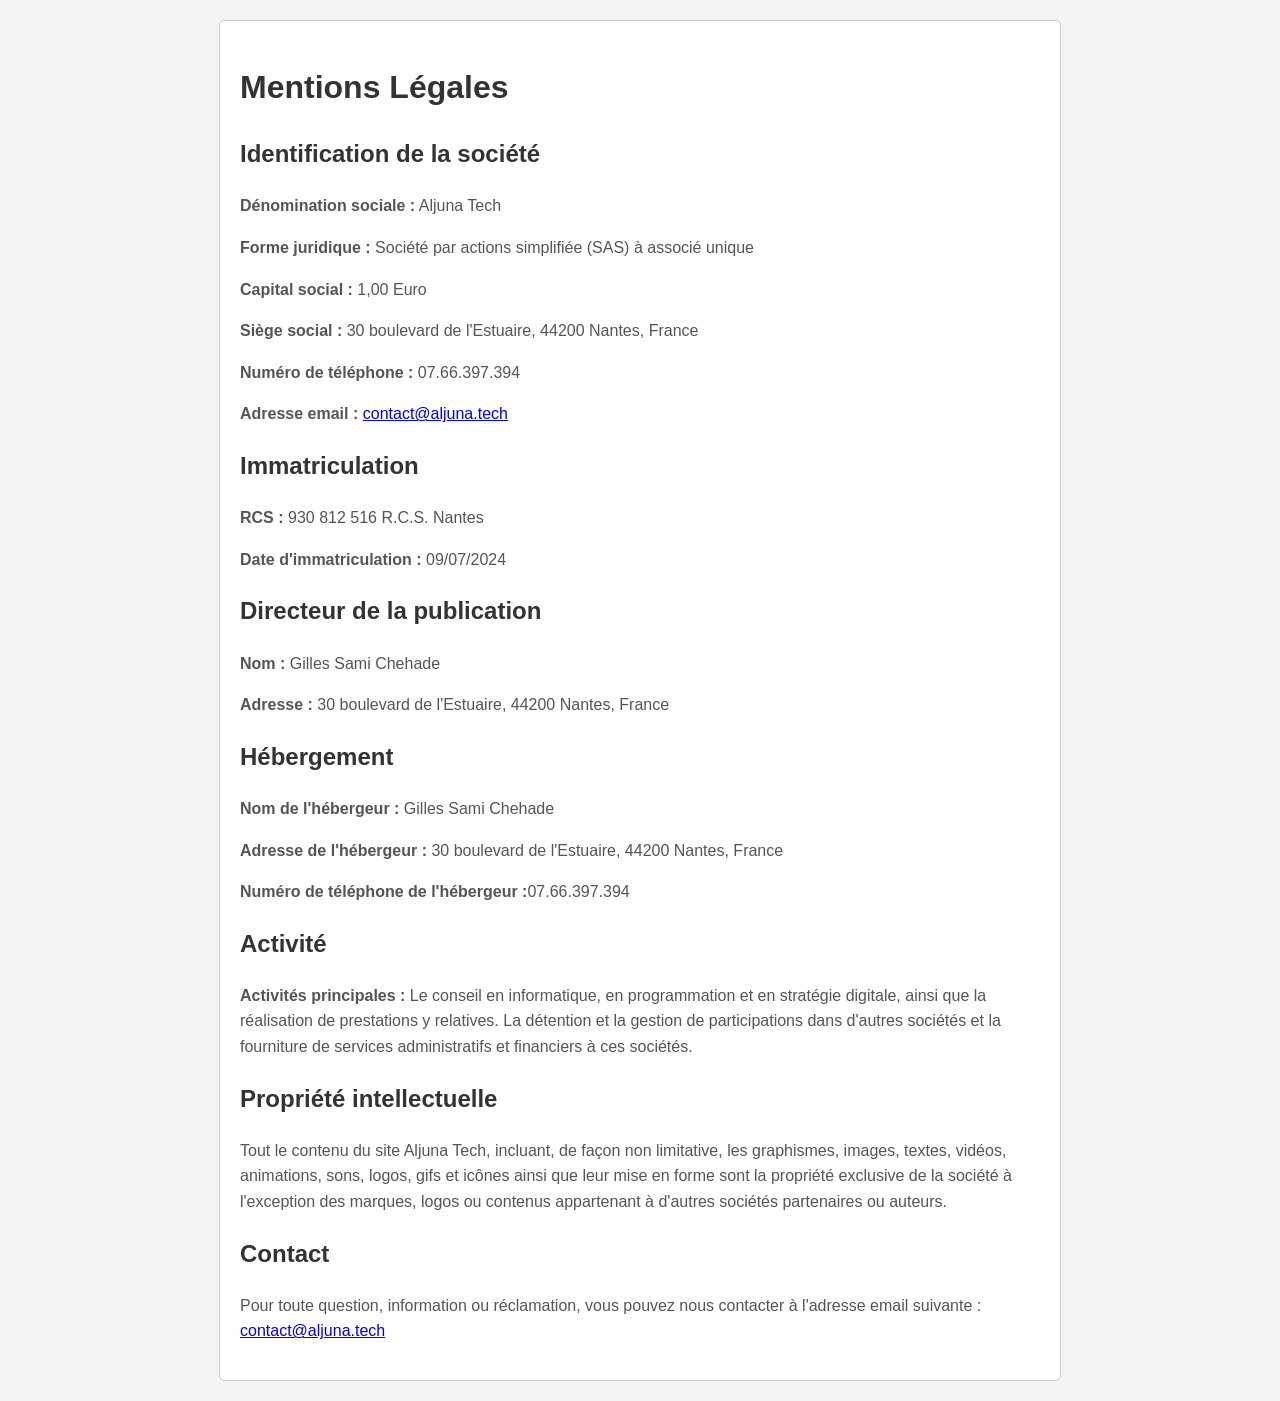
<file: legal.html>
<!DOCTYPE html>
<html lang="fr">
<head>
    <meta charset="UTF-8">
    <meta name="viewport" content="width=device-width, initial-scale=1.0">
    <title>Mentions Légales - Aljuna Tech</title>
    <style>
        body {
            font-family: Arial, sans-serif;
            margin: 20px;
            line-height: 1.6;
            background-color: #f4f4f4;
        }
        .container {
            max-width: 800px;
            margin: 0 auto;
            padding: 20px;
            background-color: #fff;
            border: 1px solid #ccc;
            border-radius: 5px;
        }
        h1, h2 {
            color: #333;
        }
        p {
            color: #555;
        }
    </style>
</head>
<body>
    <div class="container">
        <h1>Mentions Légales</h1>
        <h2>Identification de la société</h2>
        <p><strong>Dénomination sociale :</strong> Aljuna Tech</p>
        <p><strong>Forme juridique :</strong> Société par actions simplifiée (SAS) à associé unique</p>
        <p><strong>Capital social :</strong> 1,00 Euro</p>
        <p><strong>Siège social :</strong> 30 boulevard de l'Estuaire, 44200 Nantes, France</p>
        <p><strong>Numéro de téléphone :</strong> 07.66.397.394</p>
        <p><strong>Adresse email :</strong> <a href="mailto:contact@aljuna.tech">contact@aljuna.tech</a></p>

        <h2>Immatriculation</h2>
        <p><strong>RCS :</strong> 930 812 516 R.C.S. Nantes</p>
        <p><strong>Date d'immatriculation :</strong> 09/07/2024</p>

        <h2>Directeur de la publication</h2>
        <p><strong>Nom :</strong> Gilles Sami Chehade</p>
        <p><strong>Adresse :</strong> 30 boulevard de l'Estuaire, 44200 Nantes, France</p>

        <h2>Hébergement</h2>
        <p><strong>Nom de l'hébergeur :</strong> Gilles Sami Chehade</p>
        <p><strong>Adresse de l'hébergeur :</strong>  30 boulevard de l'Estuaire, 44200 Nantes, France</p>
        <p><strong>Numéro de téléphone de l'hébergeur :</strong>07.66.397.394</p>

        <h2>Activité</h2>
        <p><strong>Activités principales :</strong> Le conseil en informatique, en programmation et en stratégie digitale, ainsi que la réalisation de prestations y relatives. La détention et la gestion de participations dans d'autres sociétés et la fourniture de services administratifs et financiers à ces sociétés.</p>

        <h2>Propriété intellectuelle</h2>
        <p>Tout le contenu du site Aljuna Tech, incluant, de façon non limitative, les graphismes, images, textes, vidéos, animations, sons, logos, gifs et icônes ainsi que leur mise en forme sont la propriété exclusive de la société à l'exception des marques, logos ou contenus appartenant à d'autres sociétés partenaires ou auteurs.</p>

        <h2>Contact</h2>
        <p>Pour toute question, information ou réclamation, vous pouvez nous contacter à l'adresse email suivante : <a href="mailto:contact@aljuna.tech">contact@aljuna.tech</a></p>
    </div>
</body>
</html>
</file>
<file: style.css>
/* aljuna.tech — hand-written, no build step, no JS */

/* ------------------------------------------------------------------ */
/* Fonts — self-hosted IBM Plex, latin + latin-ext subsets            */
/* ------------------------------------------------------------------ */

@font-face {
  font-family: "IBM Plex Serif";
  font-style: normal;
  font-weight: 400;
  font-display: swap;
  src: url("fonts/ibm-plex-serif-400-ext.woff2") format("woff2");
  unicode-range: U+0100-02BA, U+02BD-02C5, U+02C7-02CC, U+02CE-02D7, U+02DD-02FF, U+0304, U+0308, U+0329, U+1D00-1DBF, U+1E00-1E9F, U+1EF2-1EFF, U+2020, U+20A0-20AB, U+20AD-20C0, U+2113, U+2C60-2C7F, U+A720-A7FF;
}
@font-face {
  font-family: "IBM Plex Serif";
  font-style: normal;
  font-weight: 400;
  font-display: swap;
  src: url("fonts/ibm-plex-serif-400.woff2") format("woff2");
  unicode-range: U+0000-00FF, U+0131, U+0152-0153, U+02BB-02BC, U+02C6, U+02DA, U+02DC, U+0304, U+0308, U+0329, U+2000-206F, U+20AC, U+2122, U+2191, U+2193, U+2212, U+2215, U+FEFF, U+FFFD;
}
@font-face {
  font-family: "IBM Plex Serif";
  font-style: italic;
  font-weight: 400;
  font-display: swap;
  src: url("fonts/ibm-plex-serif-400-italic-ext.woff2") format("woff2");
  unicode-range: U+0100-02BA, U+02BD-02C5, U+02C7-02CC, U+02CE-02D7, U+02DD-02FF, U+0304, U+0308, U+0329, U+1D00-1DBF, U+1E00-1E9F, U+1EF2-1EFF, U+2020, U+20A0-20AB, U+20AD-20C0, U+2113, U+2C60-2C7F, U+A720-A7FF;
}
@font-face {
  font-family: "IBM Plex Serif";
  font-style: italic;
  font-weight: 400;
  font-display: swap;
  src: url("fonts/ibm-plex-serif-400-italic.woff2") format("woff2");
  unicode-range: U+0000-00FF, U+0131, U+0152-0153, U+02BB-02BC, U+02C6, U+02DA, U+02DC, U+0304, U+0308, U+0329, U+2000-206F, U+20AC, U+2122, U+2191, U+2193, U+2212, U+2215, U+FEFF, U+FFFD;
}
@font-face {
  font-family: "IBM Plex Serif";
  font-style: normal;
  font-weight: 600;
  font-display: swap;
  src: url("fonts/ibm-plex-serif-600-ext.woff2") format("woff2");
  unicode-range: U+0100-02BA, U+02BD-02C5, U+02C7-02CC, U+02CE-02D7, U+02DD-02FF, U+0304, U+0308, U+0329, U+1D00-1DBF, U+1E00-1E9F, U+1EF2-1EFF, U+2020, U+20A0-20AB, U+20AD-20C0, U+2113, U+2C60-2C7F, U+A720-A7FF;
}
@font-face {
  font-family: "IBM Plex Serif";
  font-style: normal;
  font-weight: 600;
  font-display: swap;
  src: url("fonts/ibm-plex-serif-600.woff2") format("woff2");
  unicode-range: U+0000-00FF, U+0131, U+0152-0153, U+02BB-02BC, U+02C6, U+02DA, U+02DC, U+0304, U+0308, U+0329, U+2000-206F, U+20AC, U+2122, U+2191, U+2193, U+2212, U+2215, U+FEFF, U+FFFD;
}
@font-face {
  font-family: "IBM Plex Mono";
  font-style: normal;
  font-weight: 400;
  font-display: swap;
  src: url("fonts/ibm-plex-mono-400-ext.woff2") format("woff2");
  unicode-range: U+0100-02BA, U+02BD-02C5, U+02C7-02CC, U+02CE-02D7, U+02DD-02FF, U+0304, U+0308, U+0329, U+1D00-1DBF, U+1E00-1E9F, U+1EF2-1EFF, U+2020, U+20A0-20AB, U+20AD-20C0, U+2113, U+2C60-2C7F, U+A720-A7FF;
}
@font-face {
  font-family: "IBM Plex Mono";
  font-style: normal;
  font-weight: 400;
  font-display: swap;
  src: url("fonts/ibm-plex-mono-400.woff2") format("woff2");
  unicode-range: U+0000-00FF, U+0131, U+0152-0153, U+02BB-02BC, U+02C6, U+02DA, U+02DC, U+0304, U+0308, U+0329, U+2000-206F, U+20AC, U+2122, U+2191, U+2193, U+2212, U+2215, U+FEFF, U+FFFD;
}
@font-face {
  font-family: "IBM Plex Mono";
  font-style: normal;
  font-weight: 500;
  font-display: swap;
  src: url("fonts/ibm-plex-mono-500-ext.woff2") format("woff2");
  unicode-range: U+0100-02BA, U+02BD-02C5, U+02C7-02CC, U+02CE-02D7, U+02DD-02FF, U+0304, U+0308, U+0329, U+1D00-1DBF, U+1E00-1E9F, U+1EF2-1EFF, U+2020, U+20A0-20AB, U+20AD-20C0, U+2113, U+2C60-2C7F, U+A720-A7FF;
}
@font-face {
  font-family: "IBM Plex Mono";
  font-style: normal;
  font-weight: 500;
  font-display: swap;
  src: url("fonts/ibm-plex-mono-500.woff2") format("woff2");
  unicode-range: U+0000-00FF, U+0131, U+0152-0153, U+02BB-02BC, U+02C6, U+02DA, U+02DC, U+0304, U+0308, U+0329, U+2000-206F, U+20AC, U+2122, U+2191, U+2193, U+2212, U+2215, U+FEFF, U+FFFD;
}

/* ------------------------------------------------------------------ */
/* Tokens                                                             */
/* ------------------------------------------------------------------ */

:root {
  --paper: #EEF0F1;
  --panel: #E3E7E8;
  --ink: #101619;
  --mid: #5C666B;
  --hairline: #C4CBCD;
  --signal: #A82016;
  --serif: "IBM Plex Serif", Georgia, "Times New Roman", serif;
  --mono: "IBM Plex Mono", "SFMono-Regular", Menlo, Consolas, monospace;
}

/* ------------------------------------------------------------------ */
/* Base                                                               */
/* ------------------------------------------------------------------ */

* {
  box-sizing: border-box;
}

html {
  -webkit-text-size-adjust: 100%;
}

body {
  margin: 0;
  background: var(--paper);
  color: var(--ink);
  font-family: var(--serif);
  font-size: 1.0625rem;
  line-height: 1.65;
}

a {
  color: inherit;
  text-decoration: underline;
  text-decoration-color: var(--mid);
  text-underline-offset: 2px;
}

a:hover {
  text-decoration-color: var(--signal);
}

:focus-visible {
  outline: 2px solid var(--signal);
  outline-offset: 3px;
}

/* Skip link — hidden until focused */
.skip {
  position: absolute;
  left: -999px;
  top: 0;
}

.skip:focus {
  position: fixed;
  left: 16px;
  top: 16px;
  z-index: 10;
  background: var(--ink);
  color: var(--paper);
  font-family: var(--mono);
  font-size: 0.8125rem;
  text-decoration: none;
  padding: 10px 16px;
}

/* ------------------------------------------------------------------ */
/* Layout — one column, man-page gutter above 900px                   */
/* ------------------------------------------------------------------ */

.wrap {
  max-width: 1000px;
  margin: 0 auto;
  padding-left: 24px;
  padding-right: 24px;
}

.label {
  font-family: var(--mono);
  font-size: 0.75rem;
  font-weight: 500;
  text-transform: uppercase;
  letter-spacing: 0.14em;
  color: var(--mid);
  margin: 0 0 24px;
}

@media (min-width: 900px) {
  .grid {
    display: grid;
    grid-template-columns: 148px minmax(0, 1fr);
    column-gap: 56px;
    align-items: start;
  }

  .label {
    position: sticky;
    top: 32px;
    margin-bottom: 0;
  }
}

@media (max-width: 359px) {
  .wrap {
    padding-left: 16px;
    padding-right: 16px;
  }
}

/* ------------------------------------------------------------------ */
/* Hero                                                               */
/* ------------------------------------------------------------------ */

.hero {
  background: var(--panel);
  padding: 84px 0 72px;
}

.eyebrow {
  font-family: var(--mono);
  font-size: 0.8125rem;
  letter-spacing: 0.04em;
  color: var(--mid);
  margin: 0 0 20px;
}

h1 {
  font-size: clamp(2.125rem, 5.5vw, 3.25rem);
  font-weight: 600;
  line-height: 1.12;
  letter-spacing: -0.015em;
  margin: 0 0 24px;
}

.standfirst {
  font-size: clamp(1.0625rem, 2.2vw, 1.1875rem);
  line-height: 1.6;
  color: var(--mid);
  max-width: 56ch;
  margin: 0;
}

/* The only motion on the page */
@keyframes rise {
  from {
    opacity: 0;
    transform: translateY(16px);
  }
  to {
    opacity: 1;
    transform: none;
  }
}

.rise {
  animation: rise 0.6s cubic-bezier(0.22, 1, 0.36, 1) both;
}

.rise-2 {
  animation-delay: 0.12s;
}

.rise-3 {
  animation-delay: 0.24s;
}

@media (prefers-reduced-motion: reduce) {
  .rise,
  .rise-2,
  .rise-3 {
    animation: none;
  }
}

/* ------------------------------------------------------------------ */
/* Sections                                                           */
/* ------------------------------------------------------------------ */

.section {
  padding: 64px 0;
}

.section + .section {
  border-top: 1px solid var(--hairline);
}

h2 {
  font-size: 1.625rem;
  font-weight: 600;
  line-height: 1.25;
  letter-spacing: -0.01em;
  margin: 0 0 20px;
}

.body p {
  max-width: 62ch;
  margin: 0 0 16px;
}

/* Justify the running text only — titles, labels, cards and the
   format table stay ragged. Single-line elements are unaffected. */
main .body p,
.scope li,
.exclusions li {
  text-align: justify;
}

.body p:last-child {
  margin-bottom: 0;
}

/* What-gets-looked-at lists */
.scope {
  list-style: none;
  margin: 28px 0;
  padding: 0;
  max-width: 62ch;
}

.scope li {
  padding: 13px 0;
  border-top: 1px solid var(--hairline);
}

.scope li:last-child {
  border-bottom: 1px solid var(--hairline);
}

/* Evidence note */
.note {
  font-size: 0.9375rem;
  color: var(--mid);
  border-left: 2px solid var(--hairline);
  padding-left: 18px;
}

/* ------------------------------------------------------------------ */
/* Publications carousel — CSS scroll-snap, no JS                     */
/* ------------------------------------------------------------------ */

.carousel {
  list-style: none;
  display: flex;
  gap: 14px;
  margin: 28px 0 0;
  padding: 2px 2px 14px;
  overflow-x: auto;
  scroll-snap-type: x proximity;
  scrollbar-color: var(--hairline) transparent;
  scrollbar-width: thin;
}

.pub {
  flex: 0 0 250px;
  scroll-snap-align: start;
}

.pub-link {
  display: block;
  height: 100%;
  border: 1px solid var(--hairline);
  background: var(--panel);
  text-decoration: none;
}

a.pub-link:hover {
  border-color: var(--signal);
}

.pub-thumb {
  display: block;
  width: 100%;
  height: auto;
  aspect-ratio: 16 / 9;
  object-fit: cover;
  border-bottom: 1px solid var(--hairline);
}

.pub-kicker {
  display: block;
  font-family: var(--mono);
  font-size: 0.6875rem;
  text-transform: uppercase;
  letter-spacing: 0.1em;
  color: var(--mid);
  padding: 12px 14px 4px;
}

.pub-title {
  display: block;
  font-size: 0.9375rem;
  line-height: 1.45;
  padding: 0 14px 14px;
}

@media (max-width: 480px) {
  .pub {
    flex-basis: 230px;
  }
}

/* ------------------------------------------------------------------ */
/* Engagement formats                                                 */
/* ------------------------------------------------------------------ */

.formats {
  list-style: none;
  margin: 28px 0 20px;
  padding: 0;
  max-width: 62ch;
}

.format {
  display: flex;
  flex-wrap: wrap;
  justify-content: space-between;
  column-gap: 24px;
  padding: 13px 0;
  border-top: 1px solid var(--hairline);
}

.format:last-child {
  border-bottom: 1px solid var(--hairline);
}

.format-name {
  font-weight: 600;
}

.format-time {
  font-family: var(--mono);
  font-size: 0.8125rem;
  color: var(--mid);
  line-height: 2.1;
}

.rates {
  font-family: var(--mono);
  font-size: 0.8125rem;
  color: var(--mid);
}

/* ------------------------------------------------------------------ */
/* Exclusions — the signature block                                   */
/* ------------------------------------------------------------------ */

.exclusions {
  border: 3px solid var(--signal);
  background: var(--panel);
  padding: 32px 32px 24px;
}

.exclusions h2 {
  margin-bottom: 8px;
}

.exclusions ol {
  list-style: none;
  counter-reset: excl;
  margin: 16px 0 0;
  padding: 0;
}

.exclusions li {
  counter-increment: excl;
  position: relative;
  padding: 16px 0 16px 52px;
  max-width: 62ch;
}

.exclusions li + li {
  border-top: 1px solid var(--hairline);
}

.exclusions li::before {
  content: counter(excl) ".";
  position: absolute;
  left: 0;
  top: 18px;
  font-family: var(--mono);
  font-weight: 500;
  font-size: 0.875rem;
  color: var(--signal);
}

@media (max-width: 480px) {
  .exclusions {
    padding: 22px 18px 14px;
  }

  .exclusions li {
    padding-left: 36px;
  }
}

/* ------------------------------------------------------------------ */
/* Contact                                                            */
/* ------------------------------------------------------------------ */

.contact-email {
  font-family: var(--mono);
  font-weight: 500;
  font-size: clamp(1.25rem, 5vw, 2.25rem);
  line-height: 1.3;
  text-decoration: none;
  border-bottom: 3px solid var(--signal);
  overflow-wrap: anywhere;
}

.contact-email:hover {
  color: var(--signal);
}

.contact-p {
  margin: 8px 0 28px;
}

/* ------------------------------------------------------------------ */
/* Footer                                                             */
/* ------------------------------------------------------------------ */

footer {
  background: var(--panel);
  border-top: 1px solid var(--hairline);
  padding: 44px 0 56px;
  font-family: var(--mono);
  font-size: 0.8125rem;
  color: var(--mid);
  line-height: 1.9;
}

.footer-id {
  margin: 0 0 10px;
}

.footer-links {
  list-style: none;
  margin: 0;
  padding: 0;
}

.footer-links li {
  display: inline;
}

.footer-links li + li::before {
  content: " · ";
}
</file>
